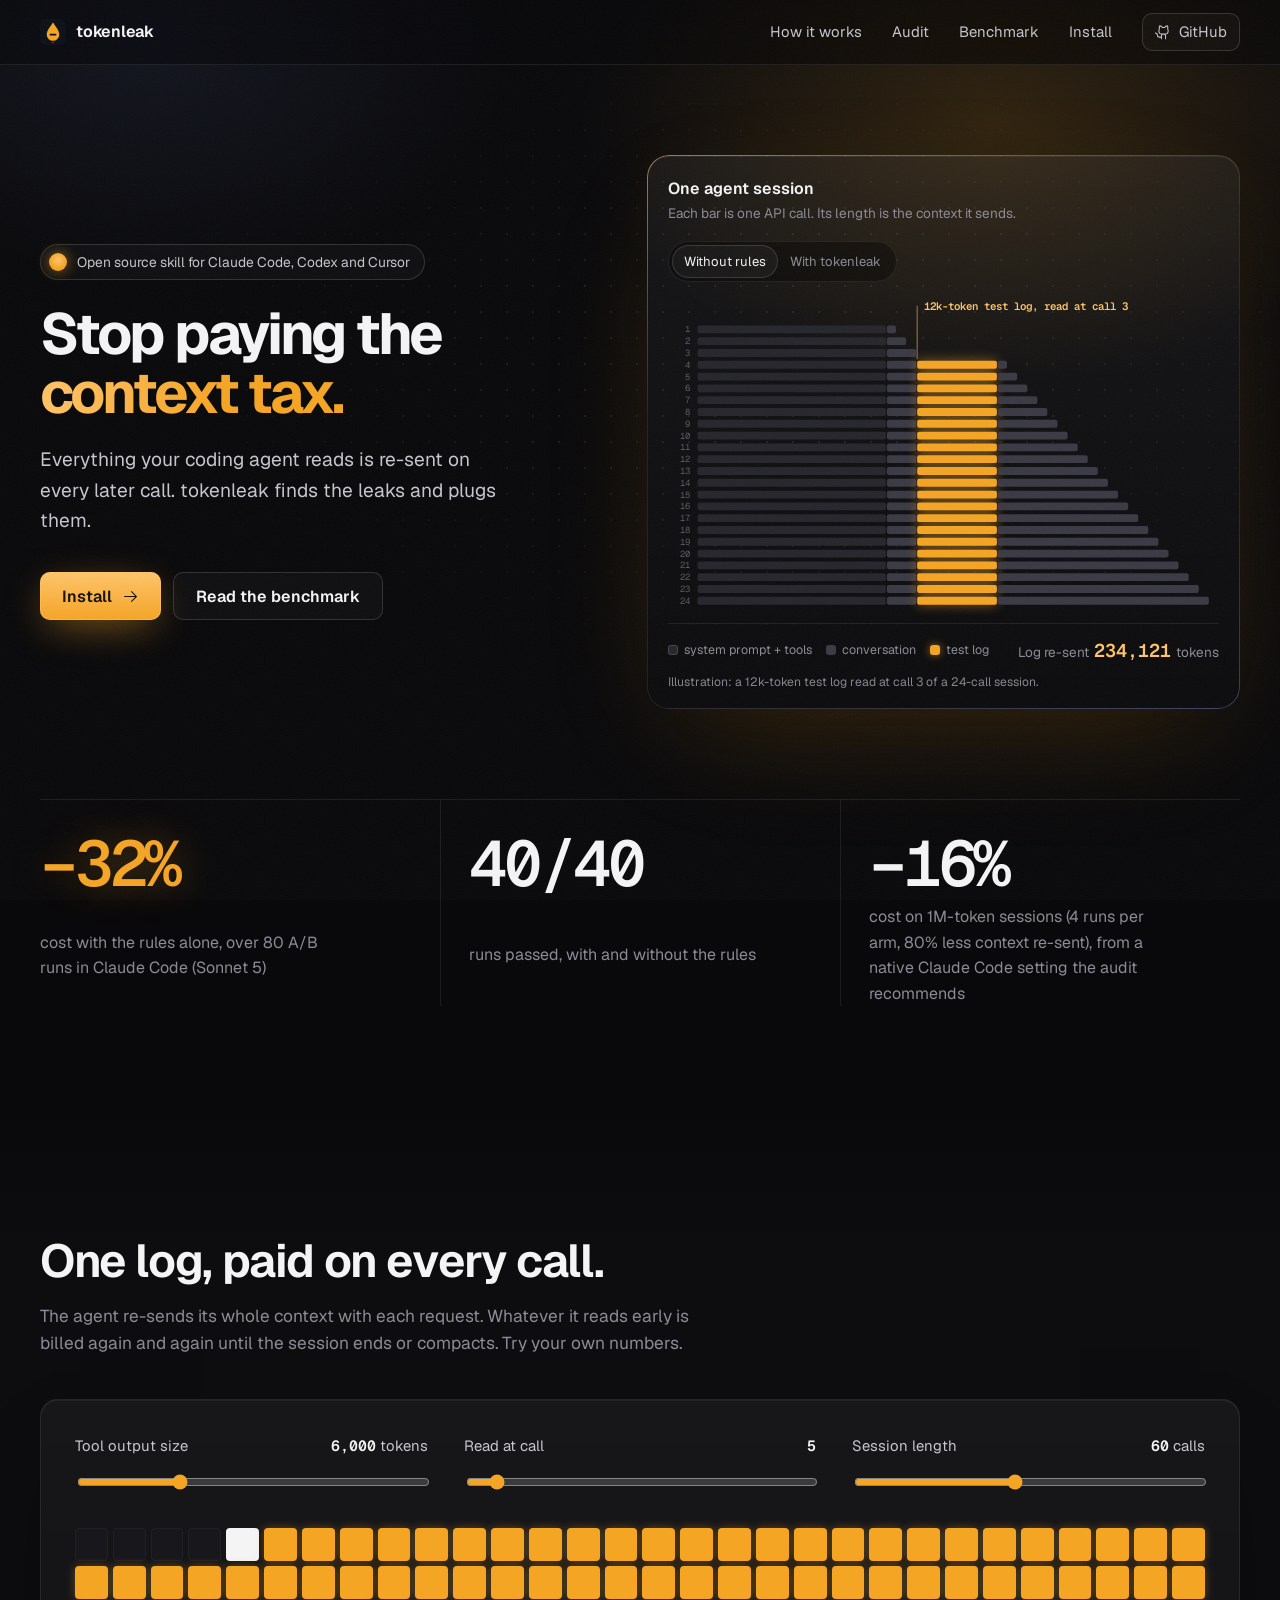
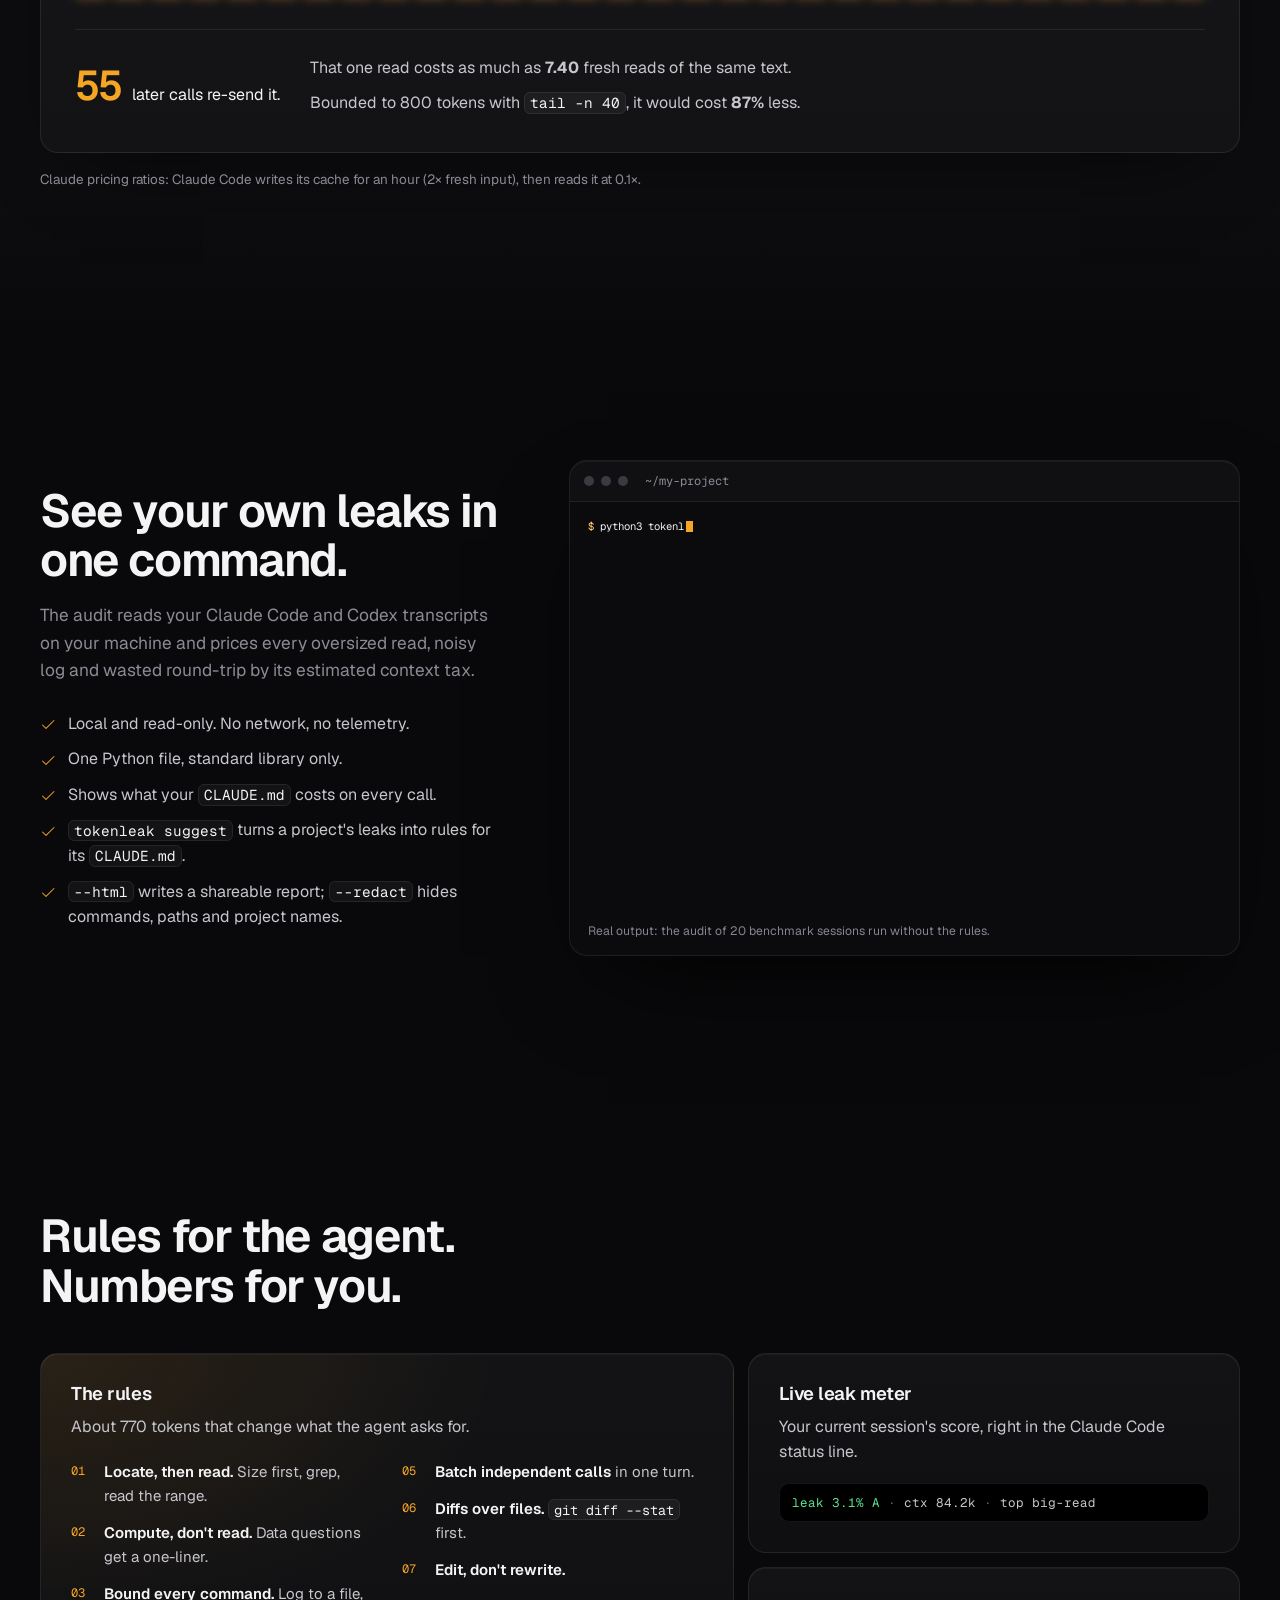
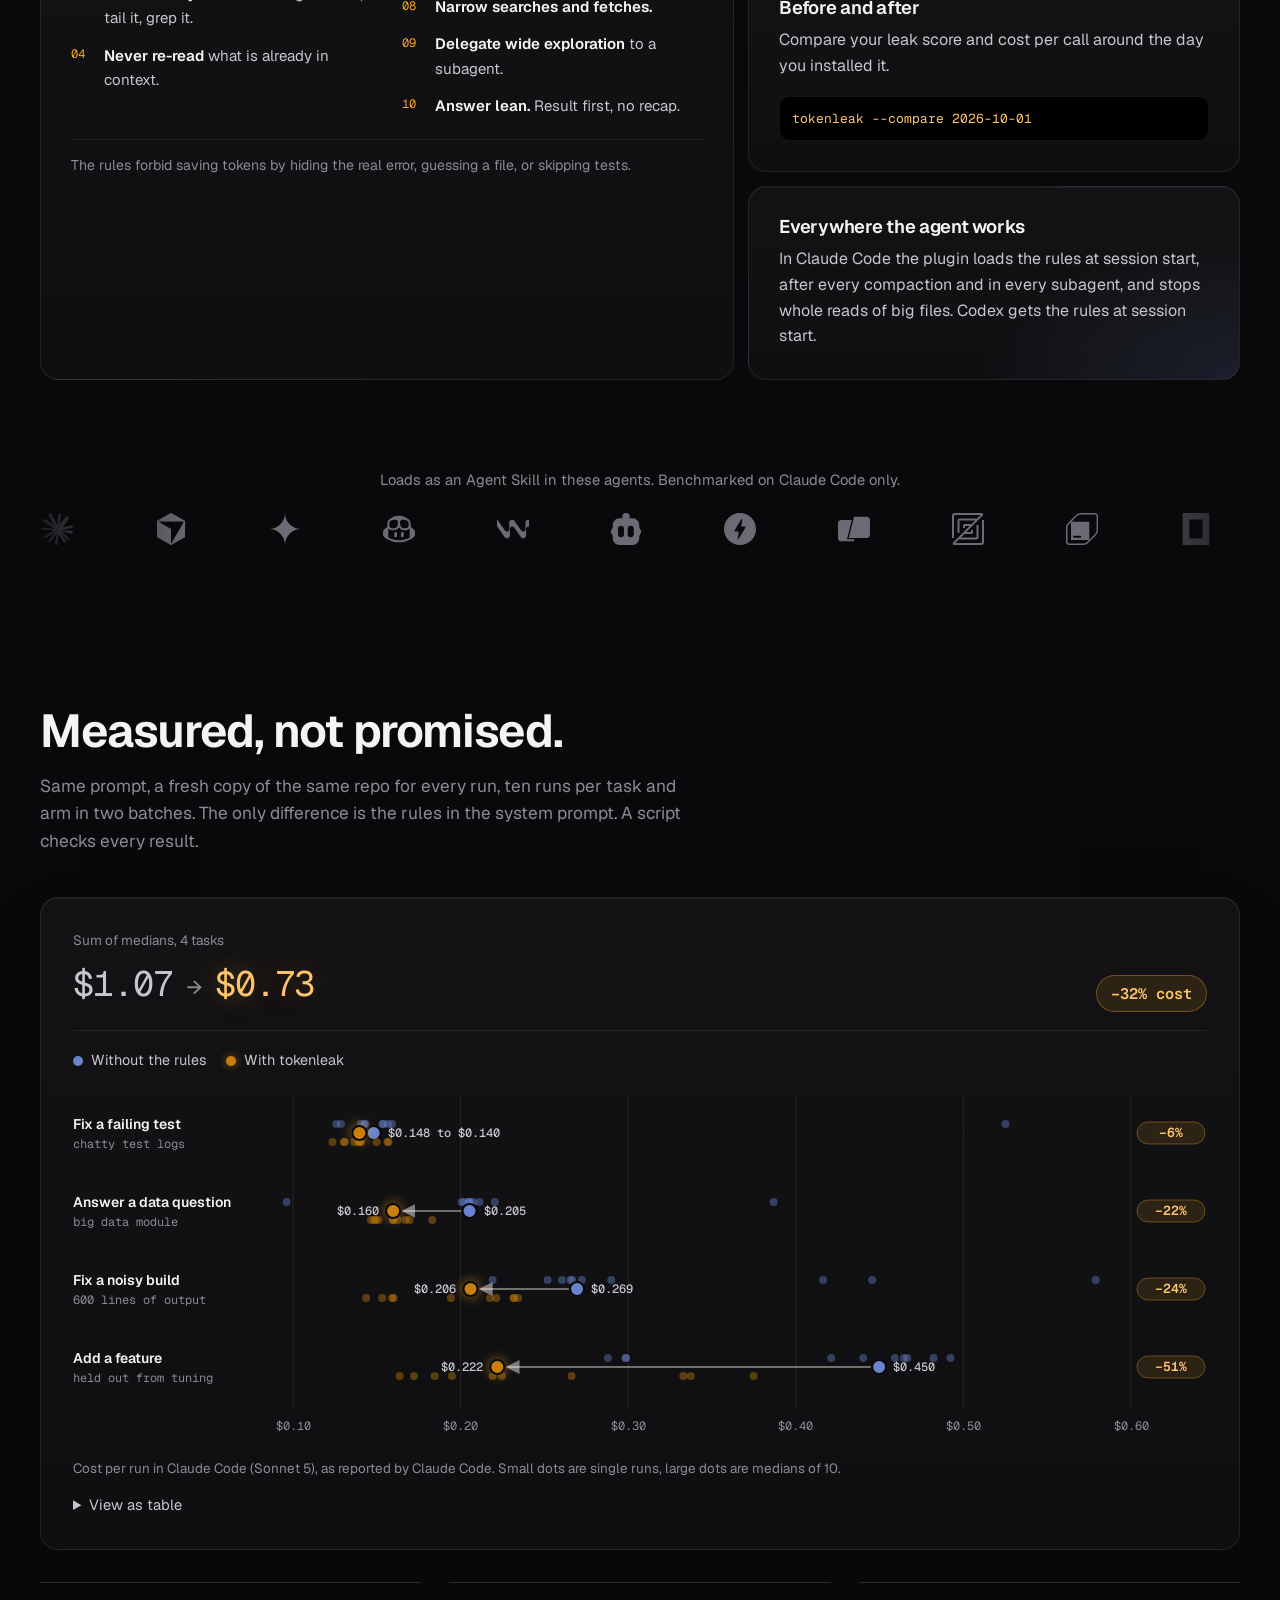
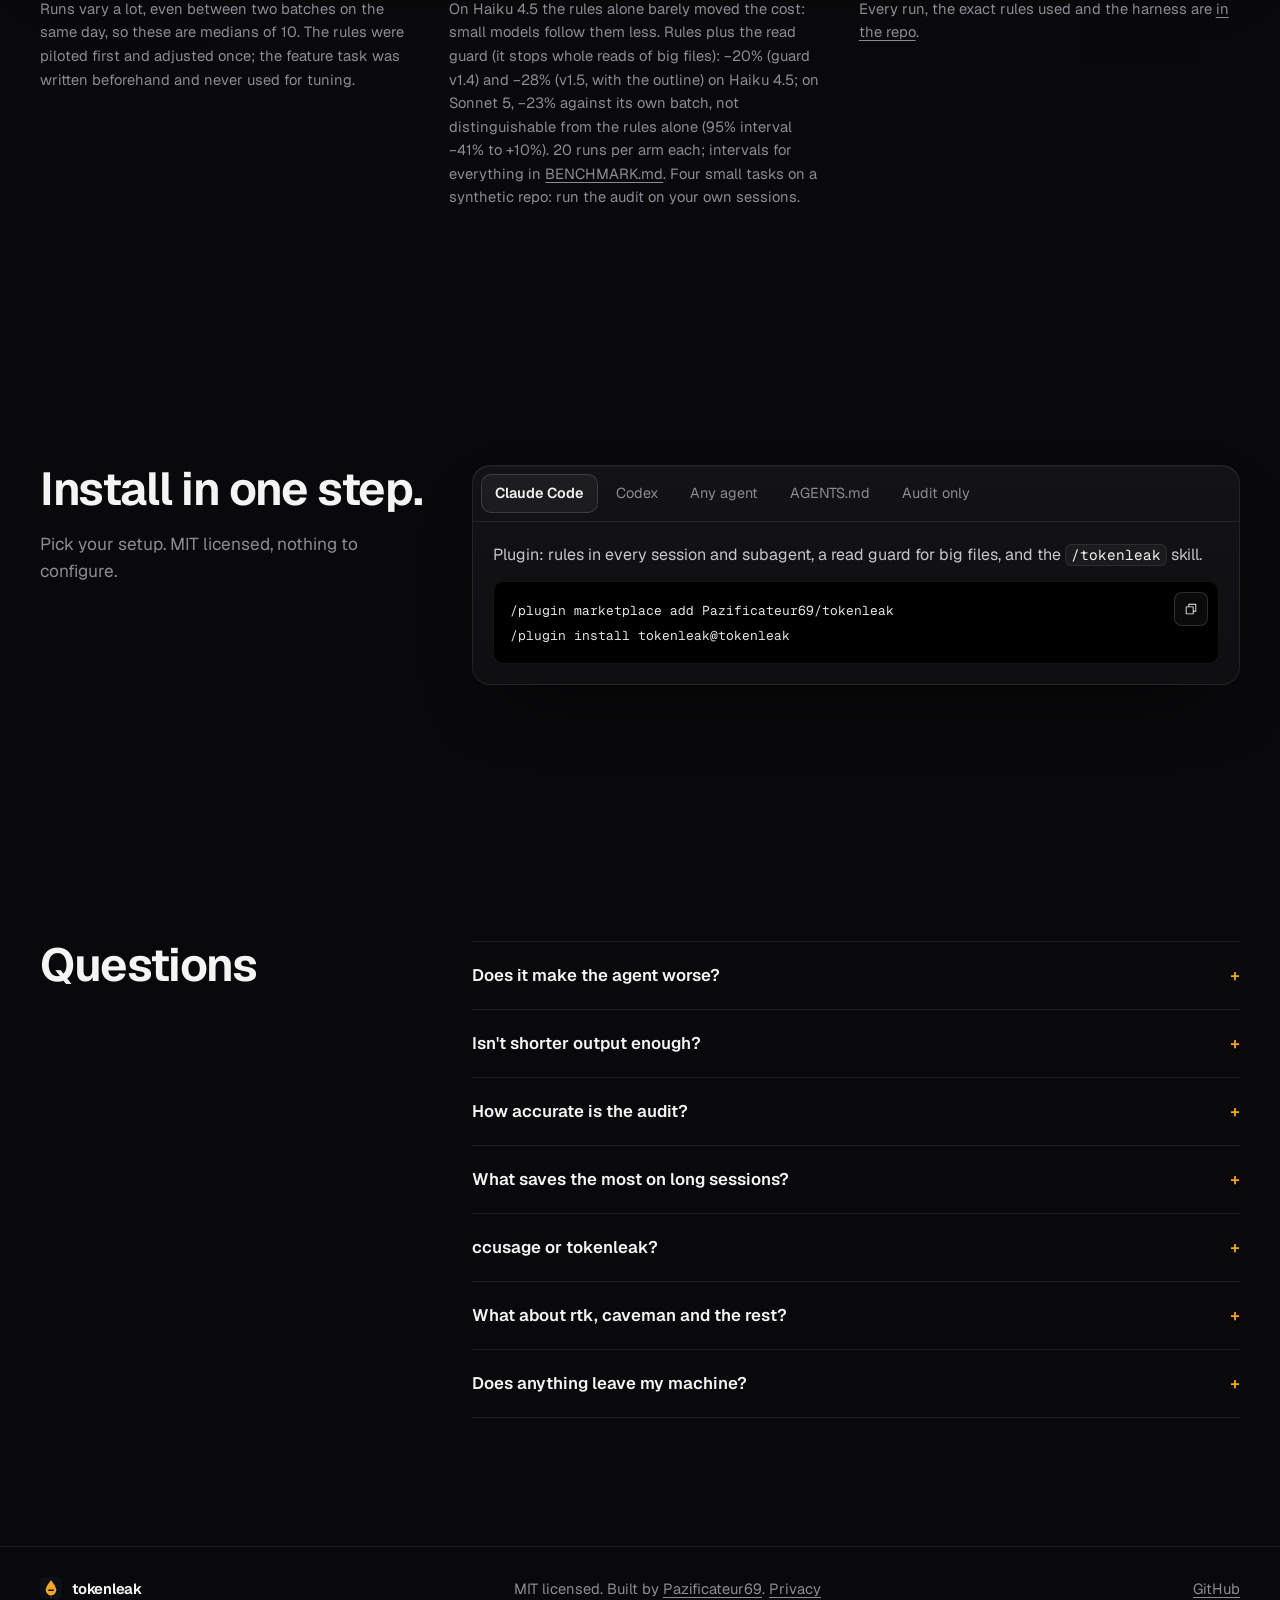
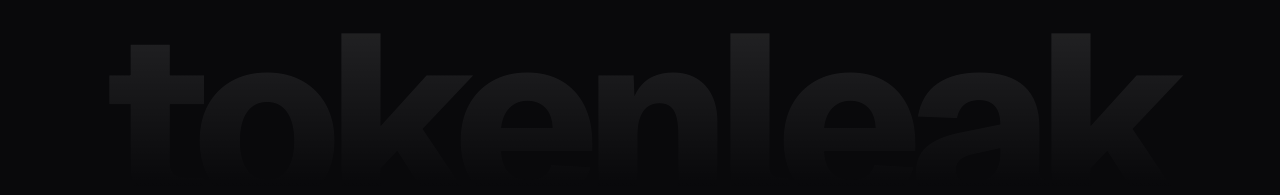
<file: docs/index.html>
<!doctype html>
<html lang="en">
<head>
<meta charset="utf-8">
<meta name="viewport" content="width=device-width, initial-scale=1">
<title>tokenleak: cut Claude Code and Codex token costs</title>
<meta name="description" content="Everything your coding agent reads is re-sent on every later call. tokenleak finds the leaks in your Claude Code and Codex sessions and plugs them. -32% cost over 80 A/B runs, same pass rate.">
<meta name="theme-color" content="#09090b">
<meta name="color-scheme" content="dark">
<meta property="og:title" content="tokenleak: stop paying the context tax">
<meta property="og:description" content="Lean-context rules for any coding agent, plus an audit of your own Claude Code and Codex sessions. -32% cost over 80 A/B runs, same pass rate.">
<meta property="og:image" content="https://pazificateur69.github.io/tokenleak/og.png">
<meta property="og:url" content="https://pazificateur69.github.io/tokenleak/">
<meta property="og:type" content="website">
<link rel="canonical" href="https://pazificateur69.github.io/tokenleak/">
<script type="application/ld+json">{"@context":"https://schema.org","@type":"SoftwareApplication","name":"tokenleak","applicationCategory":"DeveloperApplication","operatingSystem":"macOS, Linux, Windows","softwareVersion":"1.9.0","description":"Find and plug your coding agent's token leaks: lean-context rules for Claude Code, Codex and Cursor, a read guard for Claude Code, plus a local audit of your own transcripts.","url":"https://pazificateur69.github.io/tokenleak/","codeRepository":"https://github.com/Pazificateur69/tokenleak","license":"https://opensource.org/licenses/MIT","offers":{"@type":"Offer","price":"0","priceCurrency":"USD"},"author":{"@type":"Person","name":"Pazificateur69","url":"https://github.com/Pazificateur69"}}</script>
<meta name="twitter:card" content="summary_large_image">
<link rel="icon" href="assets/logo.svg" type="image/svg+xml">
<link rel="preload" href="fonts/Geist-Variable.woff2" as="font" type="font/woff2" crossorigin>
<link rel="preload" href="fonts/GeistMono-Variable.woff2" as="font" type="font/woff2" crossorigin>
<link rel="stylesheet" href="style.css?v=18">
</head>
<body>
<a class="skip" href="#main">Skip to content</a>
<div class="aura" aria-hidden="true"></div>

<header class="nav">
  <div class="wrap nav-row">
    <a class="brand" href="#top" aria-label="tokenleak home">
      <img src="assets/logo.svg" alt="" width="26" height="26">
      <span>tokenleak</span>
    </a>
    <nav aria-label="Primary">
      <a href="#tax">How it works</a>
      <a href="#audit">Audit</a>
      <a href="#benchmark">Benchmark</a>
      <a href="#install">Install</a>
      <a class="gh" href="https://github.com/Pazificateur69/tokenleak">
        <span class="i i-github" aria-hidden="true"></span><span>GitHub</span><span class="stars" data-stars hidden></span>
      </a>
    </nav>
  </div>
</header>

<main id="main">
  <section class="hero" id="top">
    <div class="wrap hero-grid">
      <div class="hero-copy">
        <p class="pill"><span class="dot-logo" aria-hidden="true"></span>Open source skill for Claude Code, Codex and Cursor</p>
        <h1>Stop paying the <span class="hl">context tax.</span></h1>
        <p class="lead">Everything your coding agent reads is re-sent on every later call. tokenleak finds the leaks and plugs them.</p>
        <div class="ctas">
          <a class="btn primary" href="#install">Install <span class="i i-arrow" aria-hidden="true"></span></a>
          <a class="btn ghost" href="#benchmark">Read the benchmark</a>
        </div>
      </div>

      <figure class="stack-card" aria-labelledby="stack-cap">
        <div class="stack-head">
          <div>
            <p class="stack-title">One agent session</p>
            <p class="stack-sub">Each bar is one API call. Its length is the context it sends.</p>
          </div>
          <div class="toggle" role="group" aria-label="Show the session">
            <button type="button" data-mode="leak" aria-pressed="true">Without rules</button>
            <button type="button" data-mode="lean" aria-pressed="false">With tokenleak</button>
          </div>
        </div>
        <svg id="stack" viewBox="0 0 560 330" role="img" aria-label="Animated stack of 24 API calls. A 12,000-token test log read at call 3 is re-sent in every later call; with tokenleak it is bounded to 800 tokens."></svg>
        <div class="stack-foot">
          <div class="legend-mini">
            <span><i class="k sys"></i>system prompt + tools</span>
            <span><i class="k conv"></i>conversation</span>
            <span><i class="k leak"></i>test log</span>
          </div>
          <p class="meter"><span id="meter-label">Log re-sent</span> <strong id="meter">0</strong> tokens</p>
        </div>
        <figcaption id="stack-cap">Illustration: a 12k-token test log read at call 3 of a 24-call session.</figcaption>
      </figure>
    </div>
  </section>

  <section class="proof" aria-label="Benchmark results in brief">
    <div class="wrap proof-row">
      <div class="stat reveal"><strong data-count="-32" data-suffix="%">&minus;32%</strong><span>cost with the rules alone, over 80 A/B runs in Claude Code (Sonnet 5)</span></div>
      <div class="stat reveal"><strong data-count="40" data-suffix="/40">40/40</strong><span>runs passed, with and without the rules</span></div>
      <div class="stat reveal"><strong data-count="-16" data-suffix="%">&minus;16%</strong><span>cost on 1M-token sessions (4 runs per arm, 80% less context re-sent), from a native Claude Code setting the audit recommends</span></div>
    </div>
  </section>

  <section class="tax" id="tax">
    <div class="wrap">
      <h2>One log, paid on every call.</h2>
      <p class="sub">The agent re-sends its whole context with each request. Whatever it reads early is billed again and again until the session ends or compacts. Try your own numbers.</p>
      <div class="calc glass reveal">
        <div class="controls">
          <label><span class="lab"><span>Tool output size</span><span><output id="o-size">6,000</output> tokens</span></span>
            <input type="range" id="size" min="500" max="20000" step="500" value="6000"></label>
          <label><span class="lab"><span>Read at call</span><span><output id="o-at">5</output></span></span>
            <input type="range" id="at" min="1" max="119" step="1" value="5"></label>
          <label><span class="lab"><span>Session length</span><span><output id="o-len">60</output> calls</span></span>
            <input type="range" id="len" min="10" max="120" step="1" value="60"></label>
        </div>
        <div class="calls" id="calls" role="img" aria-label="Each square is one API call; highlighted squares re-send the tool output."></div>
        <div class="readout">
          <p class="first"><span class="big" id="r-times">55</span> later calls re-send it.</p>
          <p>That one read costs as much as <strong id="r-equiv">7.40</strong> fresh reads of the same text.</p>
          <p class="muted">Bounded to 800 tokens with <code>tail -n 40</code>, it would cost <strong id="r-save">87%</strong> less.</p>
        </div>
      </div>
      <p class="fine">Claude pricing ratios: Claude Code writes its cache for an hour (2&times; fresh input), then reads it at 0.1&times;.</p>
    </div>
  </section>

  <section class="audit" id="audit">
    <div class="wrap audit-grid">
      <div class="audit-copy reveal">
        <h2>See your own leaks in one command.</h2>
        <p class="sub">The audit reads your Claude Code and Codex transcripts on your machine and prices every oversized read, noisy log and wasted round-trip by its estimated context tax.</p>
        <ul class="ticks">
          <li>Local and read-only. No network, no telemetry.</li>
          <li>One Python file, standard library only.</li>
          <li>Shows what your <code>CLAUDE.md</code> costs on every call.</li>
          <li><code>tokenleak suggest</code> turns a project's leaks into rules for its <code>CLAUDE.md</code>.</li>
          <li><code>--html</code> writes a shareable report; <code>--redact</code> hides commands, paths and project names.</li>
        </ul>
      </div>
      <figure class="term reveal" id="term">
        <div class="term-bar"><i></i><i></i><i></i><span>~/my-project</span></div>
        <pre class="term-body"><span class="cmdline"><span class="y">$</span> <span id="typed" data-text="python3 tokenleak.py baseline-runs/">python3 tokenleak.py baseline-runs/</span><span class="caret" aria-hidden="true"></span></span><span class="ln" style="--i:0"><span class="b">tokenleak</span> 1.5.1  <span class="d">·</span>  20 sessions (20 Claude Code)  <span class="d">·</span>  156 API calls  <span class="d">·</span>  since the beginning</span><span class="ln" style="--i:1"> </span><span class="ln" style="--i:2">  context processed  <span class="b">11.1M</span> tokens  <span class="d">(cache reads 10.4M · writes 757.6k · fresh 312)</span>   output 37.5k</span><span class="ln" style="--i:3">  cost split         context 93% <span class="d">(cache reads 38% · writes and uncached 55%)</span>   output 7%</span><span class="ln" style="--i:4"> </span><span class="ln" style="--i:5">  <span class="b">LEAK SCORE</span>  <span class="b y">15.8%</span>  grade <span class="b y">C</span>   <span class="d">% of token cost that was avoidable · A&lt;5 B&lt;10 C&lt;20 D&lt;30</span></span><span class="ln" style="--i:6"> </span><span class="ln" style="--i:7"><span class="d">  leak            count   avoidable  of cost   fix</span></span><span class="ln" style="--i:8">  big-read           17      153.2k    13.7%   <span class="d">Locate, then read: grep -n first, then read o</span></span><span class="ln" style="--i:9">  wide-search         4       11.4k     0.9%   <span class="d">Narrow searches: scope path/type, cap results</span></span><span class="ln" style="--i:10">  noisy-shell         4       10.0k     0.9%   <span class="d">Bound every command: quiet flags, `&gt; log; tai</span></span><span class="ln" style="--i:11">  serial-call         1           -     0.3%   <span class="d">Batch independent reads/searches in one turn</span></span><span class="ln" style="--i:12"> </span><span class="ln" style="--i:13">  <span class="b">always loaded</span>  ~43% of cost  <span class="d">52.2k tok at session start (system prompt, tools, MCP), re-se</span></span><span class="ln" style="--i:14"> </span><span class="ln" style="--i:15">  <span class="b">top leaks</span></span><span class="ln" style="--i:16">   1    1.0%  <span class="y">big-read     </span> Read ./shopcart/catalog.py                      <span class="d">11.6k tok × 10 l</span><span class="d"></span></span><span class="ln" style="--i:17">   2    1.0%  <span class="y">big-read     </span> Read shopcart/catalog.py                        <span class="d">11.6k tok × 9 la</span><span class="d"></span></span><span class="ln" style="--i:18">   3    0.9%  <span class="y">big-read     </span> Read shopcart/catalog.py                        <span class="d">11.6k tok × 8 la</span><span class="d"></span></span><span class="ln" style="--i:19">   4    0.9%  <span class="y">big-read     </span> Read shopcart/catalog.py                        <span class="d">11.6k tok × 7 la</span><span class="d"></span></span><span class="ln" style="--i:20">   5    0.9%  <span class="y">big-read     </span> Read shopcart/catalog.py                        <span class="d">11.6k tok × 6 la</span><span class="d"></span></span></pre>
        <figcaption>Real output: the audit of 20 benchmark sessions run without the rules.</figcaption>
      </figure>
    </div>
  </section>

  <section class="parts" aria-label="What you get">
    <div class="wrap">
      <h2 class="parts-title">Rules for the agent. Numbers for you.</h2>
      <div class="bento">
        <article class="cell rules spot reveal">
          <h3>The rules</h3>
          <p>About 770 tokens that change what the agent asks for.</p>
          <ol>
            <li><b>Locate, then read.</b> Size first, grep, read the range.</li>
            <li><b>Compute, don't read.</b> Data questions get a one-liner.</li>
            <li><b>Bound every command.</b> Log to a file, tail it, grep it.</li>
            <li><b>Never re-read</b> what is already in context.</li>
            <li><b>Batch independent calls</b> in one turn.</li>
            <li><b>Diffs over files.</b> <code>git diff --stat</code> first.</li>
            <li><b>Edit, don't rewrite.</b></li>
            <li><b>Narrow searches and fetches.</b></li>
            <li><b>Delegate wide exploration</b> to a subagent.</li>
            <li><b>Answer lean.</b> Result first, no recap.</li>
          </ol>
          <p class="guard">The rules forbid saving tokens by hiding the real error, guessing a file, or skipping tests.</p>
        </article>
        <article class="cell status spot reveal">
          <h3>Live leak meter</h3>
          <p>Your current session's score, right in the Claude Code status line.</p>
          <div class="statusline"><span class="g">leak 3.1% A</span> <span class="d">&middot;</span> ctx 84.2k <span class="d">&middot;</span> top big-read</div>
        </article>
        <article class="cell compare spot reveal">
          <h3>Before and after</h3>
          <p>Compare your leak score and cost per call around the day you installed it.</p>
          <pre><code>tokenleak --compare 2026-10-01</code></pre>
        </article>
        <article class="cell plugin spot reveal">
          <h3>Everywhere the agent works</h3>
          <p>In Claude Code the plugin loads the rules at session start, after every compaction and in every subagent, and stops whole reads of big files. Codex gets the rules at session start.</p>
        </article>
      </div>
    </div>
  </section>

  <section class="works" aria-label="Works with">
    <p class="works-title">Loads as an Agent Skill in these agents. Benchmarked on Claude Code only.</p>
    <div class="marquee">
      <ul class="logos" aria-label="Agents that load Agent Skills">
        <li title="Claude Code"><span class="logo l-claude" role="img" aria-label="Claude Code"></span></li>
        <li title="Cursor"><span class="logo l-cursor" role="img" aria-label="Cursor"></span></li>
        <li title="Gemini CLI"><span class="logo l-gemini" role="img" aria-label="Gemini CLI"></span></li>
        <li title="GitHub Copilot"><span class="logo l-copilot" role="img" aria-label="GitHub Copilot"></span></li>
        <li title="Windsurf"><span class="logo l-windsurf" role="img" aria-label="Windsurf"></span></li>
        <li title="Cline"><span class="logo l-cline" role="img" aria-label="Cline"></span></li>
        <li title="Amp"><span class="logo l-amp" role="img" aria-label="Amp"></span></li>
        <li title="Warp"><span class="logo l-warp" role="img" aria-label="Warp"></span></li>
        <li title="Zed"><span class="logo l-zed" role="img" aria-label="Zed"></span></li>
        <li title="JetBrains Junie"><span class="logo l-jetbrains" role="img" aria-label="JetBrains Junie"></span></li>
        <li title="OpenCode"><span class="logo l-opencode" role="img" aria-label="OpenCode"></span></li>
        <li title="Qwen Code"><span class="logo l-qwen" role="img" aria-label="Qwen Code"></span></li>
      </ul>
    </div>
  </section>

  <section class="bench" id="benchmark">
    <div class="wrap">
      <h2>Measured, not promised.</h2>
      <p class="sub">Same prompt, a fresh copy of the same repo for every run, ten runs per task and arm in two batches. The only difference is the rules in the system prompt. A script checks every result.</p>
      <figure class="chart glass reveal">
        <div class="chart-head">
          <div>
            <p class="total-label">Sum of medians, 4 tasks</p>
            <p class="total"><span>$1.07</span><span class="to" aria-label="to">&rarr;</span><span class="hi">$0.73</span></p>
          </div>
          <span class="big-pill">&minus;32% cost</span>
        </div>
        <div class="legend" aria-hidden="true">
          <span><i class="sw base"></i>Without the rules</span>
          <span><i class="sw lean"></i>With tokenleak</span>
        </div>
        <div id="chart"></div>
        <figcaption>Cost per run in Claude Code (Sonnet 5), as reported by Claude Code. Small dots are single runs, large dots are medians of 10.</figcaption>
        <details class="as-table">
          <summary>View as table</summary>
          <table>
            <thead><tr><th>Task</th><th>Without</th><th>With tokenleak</th><th>Change</th><th>Passed</th></tr></thead>
            <tbody id="table"></tbody>
          </table>
        </details>
      </figure>
      <ul class="honest">
        <li>Runs vary a lot, even between two batches on the same day, so these are medians of 10. The rules were piloted first and adjusted once; the feature task was written beforehand and never used for tuning.</li>
        <li>On Haiku 4.5 the rules alone barely moved the cost: small models follow them less. Rules plus the read guard (it stops whole reads of big files): &minus;20% (guard v1.4) and &minus;28% (v1.5, with the outline) on Haiku 4.5; on Sonnet 5, &minus;23% against its own batch, not distinguishable from the rules alone (95% interval &minus;41% to +10%). 20 runs per arm each; intervals for everything in <a href="https://github.com/Pazificateur69/tokenleak/blob/main/BENCHMARK.md">BENCHMARK.md</a>. Four small tasks on a synthetic repo: run the audit on your own sessions.</li>
        <li>Every run, the exact rules used and the harness are <a href="https://github.com/Pazificateur69/tokenleak/tree/main/bench">in the repo</a>.</li>
      </ul>
    </div>
  </section>

  <section class="install" id="install">
    <div class="wrap install-grid">
      <div>
        <h2>Install in one step.</h2>
        <p class="sub">Pick your setup. MIT licensed, nothing to configure.</p>
      </div>
      <div class="tabs glass reveal">
        <div class="tablist" role="tablist" aria-label="Install options">
          <button role="tab" id="t-cc" aria-controls="p-cc" aria-selected="true">Claude Code</button>
          <button role="tab" id="t-codex" aria-controls="p-codex" aria-selected="false" tabindex="-1">Codex</button>
          <button role="tab" id="t-any" aria-controls="p-any" aria-selected="false" tabindex="-1">Any agent</button>
          <button role="tab" id="t-md" aria-controls="p-md" aria-selected="false" tabindex="-1">AGENTS.md</button>
          <button role="tab" id="t-audit" aria-controls="p-audit" aria-selected="false" tabindex="-1">Audit only</button>
        </div>
        <div class="panel" role="tabpanel" id="p-cc" aria-labelledby="t-cc">
          <p>Plugin: rules in every session and subagent, a read guard for big files, and the <code>/tokenleak</code> skill.</p>
          <div class="cmd"><pre><code>/plugin marketplace add Pazificateur69/tokenleak
/plugin install tokenleak@tokenleak</code></pre><button class="copy" type="button" aria-label="Copy command"><span class="i i-copy" aria-hidden="true"></span></button></div>
        </div>
        <div class="panel" role="tabpanel" id="p-codex" aria-labelledby="t-codex" hidden>
          <p>Plugin: rules at session start, plus the skill. Then open <code>/hooks</code> to trust its hook.</p>
          <div class="cmd"><pre><code>codex plugin marketplace add Pazificateur69/tokenleak
codex plugin add tokenleak@tokenleak</code></pre><button class="copy" type="button" aria-label="Copy command"><span class="i i-copy" aria-hidden="true"></span></button></div>
        </div>
        <div class="panel" role="tabpanel" id="p-any" aria-labelledby="t-any" hidden>
          <p>Cursor, Gemini CLI, Copilot, Windsurf, Cline and other agents that load the open Agent Skills format.</p>
          <div class="cmd"><pre><code>npx skills add Pazificateur69/tokenleak -g</code></pre><button class="copy" type="button" aria-label="Copy command"><span class="i i-copy" aria-hidden="true"></span></button></div>
        </div>
        <div class="panel" role="tabpanel" id="p-md" aria-labelledby="t-md" hidden>
          <p>Always on, no install: append the rules to your instructions file.</p>
          <div class="cmd"><pre><code>curl -fsSL https://raw.githubusercontent.com/Pazificateur69/tokenleak/v1.9.0/skills/tokenleak/SKILL.md | awk '/^## Audit/{exit} f>=2; /^---$/{f++}' >> AGENTS.md</code></pre><button class="copy" type="button" aria-label="Copy command"><span class="i i-copy" aria-hidden="true"></span></button></div>
        </div>
        <div class="panel" role="tabpanel" id="p-audit" aria-labelledby="t-audit" hidden>
          <p>See your own leak score. Python 3.8+, nothing to install.</p>
          <div class="cmd"><pre><code>curl -fsSLO https://raw.githubusercontent.com/Pazificateur69/tokenleak/v1.9.0/skills/tokenleak/scripts/tokenleak.py
shasum -a 256 tokenleak.py   # 983cd19a96327d13d75d9fc13bbf75f6ea67e90369dcebe4629dab96e7612b70
python3 tokenleak.py --since 30d</code></pre><button class="copy" type="button" aria-label="Copy command"><span class="i i-copy" aria-hidden="true"></span></button></div>
        </div>
      </div>
    </div>
  </section>

  <section class="faq" aria-labelledby="faq-title">
    <div class="wrap faq-grid">
      <h2 id="faq-title">Questions</h2>
      <div class="qs">
        <details>
          <summary>Does it make the agent worse?</summary>
          <p>Not in the benchmark: 40 of 40 runs passed in both arms on Sonnet 5, and every run in both Haiku 4.5 batches, each checked by a script. The rules forbid saving tokens by guessing a file, hiding the error or skipping verification.</p>
        </details>
        <details>
          <summary>Isn't shorter output enough?</summary>
          <p>Output is the small part of the bill in agentic coding. In the benchmark runs without tokenleak, everything the model wrote (replies, tool calls, thinking) was about 7% of the cost on Sonnet 5 and a little more on Haiku 4.5; the rest was context. tokenleak works on what enters the context, and the audit shows the split on your own sessions.</p>
        </details>
        <details>
          <summary>How accurate is the audit?</summary>
          <p>Session token totals come from the usage the transcripts record. The size of each tool result is estimated at about four characters per token, and "avoidable" only counts what exceeds a sane budget. It is an estimate: the audit can't know whether a big read was truly needed, so read each finding as a suspect and judge the trend with <code>--compare</code>.</p>
        </details>
        <details>
          <summary>What saves the most on long sessions?</summary>
          <p>When the auto-compact happens. On a 1M-token window Claude Code compacts only near the limit, so everything, the model&rsquo;s own thinking included, is re-sent on every call. The audit replays your sessions with an earlier <code>autoCompactWindow</code>, a native Claude Code setting, and recommends a value only if the replay says it pays (on short sessions, compacting early can cost more). Measured live on 1M-token sessions, <code>300000</code> cut the cost by 16% (95% interval &minus;36% to &minus;6%) and the context re-sent in the main session by 80%, and every run passed in both arms (4 runs per arm).</p>
        </details>
        <details>
          <summary>ccusage or tokenleak?</summary>
          <p>Both read the same local transcripts. ccusage tells you how much you spent, by day, session or model. tokenleak tells you which tool results made it expensive and plugs them, with rules and a read guard. They work well side by side.</p>
        </details>
        <details>
          <summary>What about rtk, caveman and the rest?</summary>
          <p>They complement it. rtk compresses command output at the shell level and output-style skills shorten replies. tokenleak changes what the agent asks for and measures the result. Run the audit before and after anything you install.</p>
        </details>
        <details>
          <summary>Does anything leave my machine?</summary>
          <p>No. The audit reads files under <code>~/.claude/projects</code> and <code>~/.codex/sessions</code>, plus your <code>CLAUDE.md</code> and <code>AGENTS.md</code> to size them, and prints a report (or writes one with <code>--html</code>). It makes no network calls; the source is one readable Python file.</p>
        </details>
      </div>
    </div>
  </section>
</main>

<footer class="foot">
  <div class="wrap">
    <div class="foot-row">
      <a class="brand" href="#top"><img src="assets/logo.svg" alt="" width="22" height="22"><span>tokenleak</span></a>
      <p>MIT licensed. Built by <a href="https://github.com/Pazificateur69">Pazificateur69</a>. <a href="privacy.html">Privacy</a></p>
      <a href="https://github.com/Pazificateur69/tokenleak">GitHub</a>
    </div>
    <p class="wordmark" aria-hidden="true">tokenleak</p>
  </div>
</footer>

<div class="tip" id="tip" role="status" aria-live="polite" hidden></div>
<script src="app.js?v=19" defer></script>
</body>
</html>
</file>
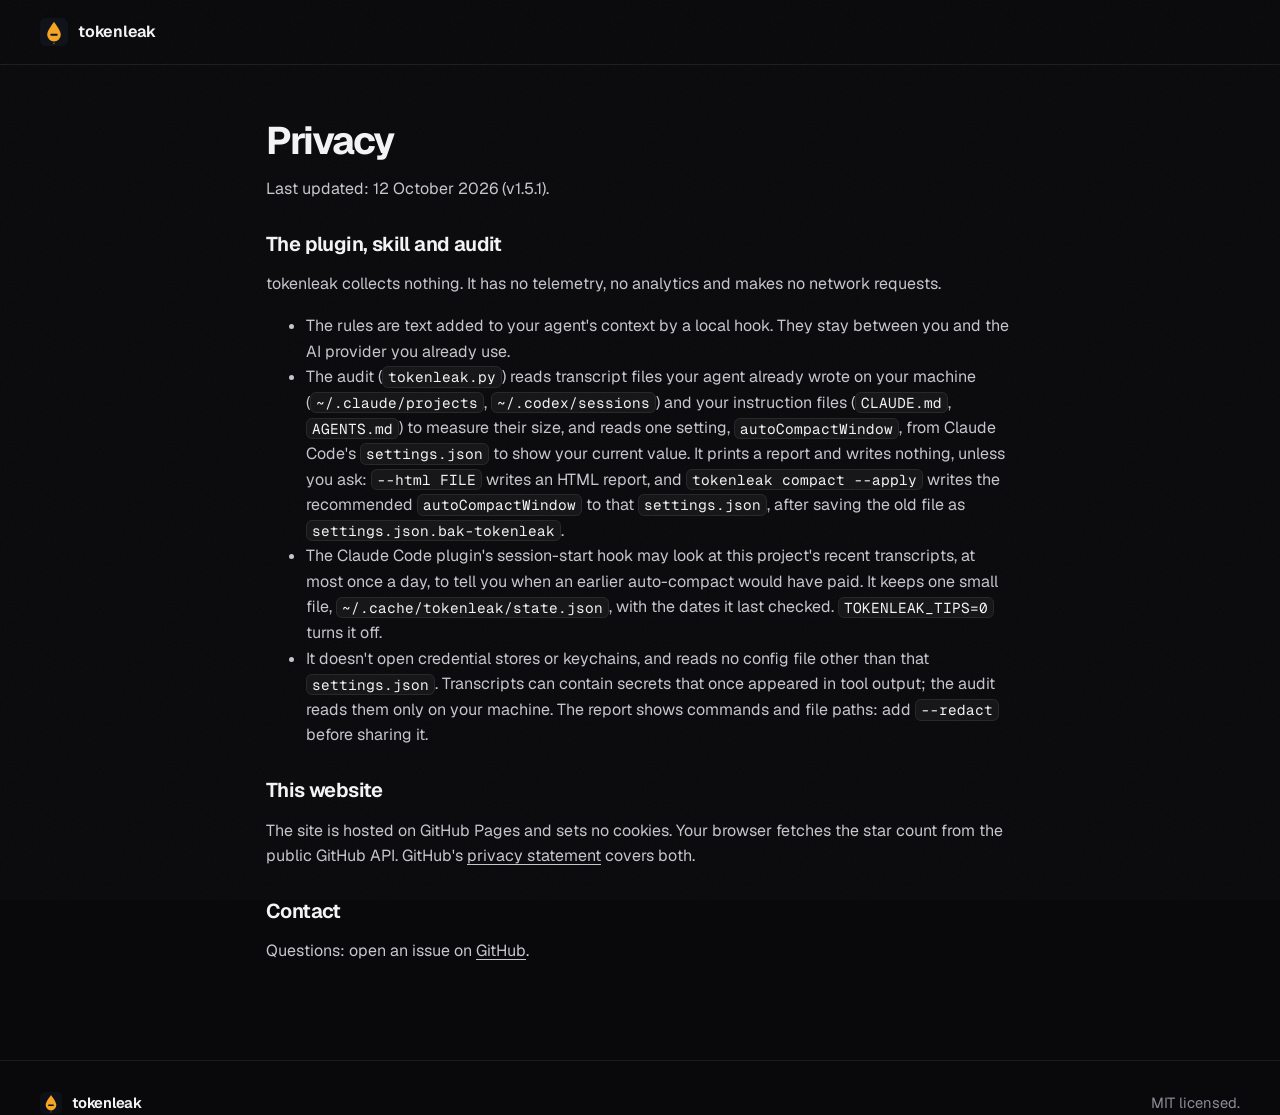
<file: docs/privacy.html>
<!doctype html>
<html lang="en">
<head>
<meta charset="utf-8">
<meta name="viewport" content="width=device-width, initial-scale=1">
<title>tokenleak privacy</title>
<link rel="icon" href="assets/logo.svg" type="image/svg+xml">
<link rel="stylesheet" href="style.css?v=10">
<style>.doc{max-width:68ch;padding:56px 0 80px}.doc h1{font-size:2.4rem;margin-bottom:1rem}.doc h2{font-size:1.25rem;margin-top:2rem}.doc p,.doc li{color:var(--ink-2)}</style>
</head>
<body>
<header class="nav"><div class="wrap nav-row"><a class="brand" href="./"><img src="assets/logo.svg" alt="" width="28" height="28"><span>tokenleak</span></a></div></header>
<main class="wrap doc">
  <h1>Privacy</h1>
  <p>Last updated: 12 October 2026 (v1.5.1).</p>

  <h2>The plugin, skill and audit</h2>
  <p>tokenleak collects nothing. It has no telemetry, no analytics and makes no network requests.</p>
  <ul>
    <li>The rules are text added to your agent's context by a local hook. They stay between you and the AI provider you already use.</li>
    <li>The audit (<code>tokenleak.py</code>) reads transcript files your agent already wrote on your machine (<code>~/.claude/projects</code>, <code>~/.codex/sessions</code>) and your instruction files (<code>CLAUDE.md</code>, <code>AGENTS.md</code>) to measure their size, and reads one setting, <code>autoCompactWindow</code>, from Claude Code's <code>settings.json</code> to show your current value. It prints a report and writes nothing, unless you ask: <code>--html FILE</code> writes an HTML report, and <code>tokenleak compact --apply</code> writes the recommended <code>autoCompactWindow</code> to that <code>settings.json</code>, after saving the old file as <code>settings.json.bak-tokenleak</code>.</li>
    <li>The Claude Code plugin's session-start hook may look at this project's recent transcripts, at most once a day, to tell you when an earlier auto-compact would have paid. It keeps one small file, <code>~/.cache/tokenleak/state.json</code>, with the dates it last checked. <code>TOKENLEAK_TIPS=0</code> turns it off.</li>
    <li>It doesn't open credential stores or keychains, and reads no config file other than that <code>settings.json</code>. Transcripts can contain secrets that once appeared in tool output; the audit reads them only on your machine. The report shows commands and file paths: add <code>--redact</code> before sharing it.</li>
  </ul>

  <h2>This website</h2>
  <p>The site is hosted on GitHub Pages and sets no cookies. Your browser fetches the star count from the public GitHub API. GitHub's <a href="https://docs.github.com/en/site-policy/privacy-policies/github-general-privacy-statement">privacy statement</a> covers both.</p>

  <h2>Contact</h2>
  <p>Questions: open an issue on <a href="https://github.com/Pazificateur69/tokenleak/issues">GitHub</a>.</p>
</main>
<footer class="foot"><div class="wrap foot-row"><a class="brand" href="./"><img src="assets/logo.svg" alt="" width="22" height="22"><span>tokenleak</span></a><p>MIT licensed.</p></div></footer>
</body>
</html>
</file>
<file: docs/style.css>
@font-face { font-family: "Geist"; src: url("fonts/Geist-Variable.woff2") format("woff2"); font-weight: 100 900; font-display: swap; }
@font-face { font-family: "Geist Mono"; src: url("fonts/GeistMono-Variable.woff2") format("woff2"); font-weight: 100 900; font-display: swap; }

/* Dark-only by design (brand). One accent: amber from the logo. Radii: controls 10px, panels 18px, pills full. */
:root {
  --bg: #09090b; --bg-2: #0d0d10; --term: #0b0b0e;
  --glass: rgb(255 255 255 / .028); --glass-2: rgb(255 255 255 / .045);
  --line: rgb(255 255 255 / .08); --line-2: rgb(255 255 255 / .14);
  --ink: #f4f4f5; --ink-2: #c6c6cd; --muted: #8b8b95;
  --accent: #f5a524; --accent-hi: #ffc46b; --accent-ink: #1a1103; --accent-soft: rgb(245 165 36 / .12);
  --base: #6a83cf; --lean: #c97f0a; --good: #5ee08f;
  --sys: #26262d; --conv: #3a3a45;
  --r-ctl: 10px; --r-panel: 18px;
  --mono: "Geist Mono", ui-monospace, SFMono-Regular, Menlo, monospace;
  --ease: cubic-bezier(.16, 1, .3, 1);
  color-scheme: dark;
}

* { box-sizing: border-box; }
html { scroll-behavior: smooth; scroll-padding-top: 84px; -webkit-text-size-adjust: 100%; background: var(--bg); }
body {
  margin: 0; background: var(--bg); color: var(--ink); overflow-x: hidden;
  font: 16px/1.6 "Geist", ui-sans-serif, system-ui, sans-serif;
  -webkit-font-smoothing: antialiased; text-rendering: optimizeLegibility;
}
/* film grain on a fixed, non-scrolling layer */
body::after {
  content: ""; position: fixed; inset: 0; z-index: 60; pointer-events: none; opacity: .04;
  background-image: url("data:image/svg+xml,%3Csvg xmlns='http://www.w3.org/2000/svg' width='160' height='160'%3E%3Cfilter id='n'%3E%3CfeTurbulence type='fractalNoise' baseFrequency='.9' numOctaves='2' stitchTiles='stitch'/%3E%3C/filter%3E%3Crect width='100%25' height='100%25' filter='url(%23n)'/%3E%3C/svg%3E");
}
.aura { position: absolute; inset: 0 0 auto 0; height: 1100px; pointer-events: none; z-index: 0;
  background:
    radial-gradient(600px 380px at 78% 120px, rgb(245 165 36 / .16), transparent 70%),
    radial-gradient(520px 340px at 12% 40px, rgb(106 131 207 / .10), transparent 70%); }
main, .nav, .foot { position: relative; z-index: 1; }
img { max-width: 100%; height: auto; display: block; }
a { color: inherit; text-underline-offset: 3px; }
code, pre { font-family: var(--mono); font-size: .9em; }
:not(pre) > code { background: var(--glass-2); border: 1px solid var(--line); border-radius: 6px; padding: .05em .35em; color: var(--ink); }
h1, h2, h3 { letter-spacing: -.03em; line-height: 1.08; margin: 0; font-weight: 650; }
h2 { font-size: clamp(2rem, 3.6vw, 3rem); }
h3 { font-size: 1.15rem; letter-spacing: -.015em; font-weight: 620; }
.wrap { width: min(1200px, 100% - 32px); margin-inline: auto; }
.sub { color: var(--muted); max-width: 60ch; margin: 1rem 0 0; font-size: 1.08rem; }
.muted { color: var(--muted); }
.fine { color: var(--muted); font-size: .84rem; margin-top: 1rem; }
section { padding: clamp(72px, 10vw, 128px) 0; }
:focus-visible { outline: 2px solid var(--accent); outline-offset: 3px; border-radius: 6px; }
.skip { position: absolute; left: -999px; top: 8px; background: var(--bg-2); padding: 8px 12px; border-radius: var(--r-ctl); z-index: 70; }
.skip:focus { left: 8px; }
.glass { background: linear-gradient(180deg, var(--glass-2), var(--glass)); border: 1px solid var(--line); border-radius: var(--r-panel);
  box-shadow: inset 0 1px 0 rgb(255 255 255 / .05), 0 30px 80px -40px rgb(0 0 0 / .8); }

/* Icons: Phosphor glyphs and Simple Icons logos recolored through CSS masks */
.i { display: inline-block; width: 1.05em; height: 1.05em; background: currentColor; flex: none;
  -webkit-mask: var(--m) center / contain no-repeat; mask: var(--m) center / contain no-repeat; }
.i-github { --m: url("assets/icons/github-logo.svg"); }
.i-arrow { --m: url("assets/icons/arrow-right.svg"); }
.i-copy { --m: url("assets/icons/copy.svg"); }
.i-check { --m: url("assets/icons/check.svg"); }

/* Nav */
.nav { position: sticky; top: 0; z-index: 50; background: rgb(9 9 11 / .62); border-bottom: 1px solid var(--line);
  backdrop-filter: saturate(160%) blur(14px); -webkit-backdrop-filter: saturate(160%) blur(14px); }
.nav-row { display: flex; align-items: center; justify-content: space-between; height: 64px; gap: 16px; }
.brand { display: inline-flex; align-items: center; gap: 10px; font-weight: 650; text-decoration: none; letter-spacing: -.015em; }
.nav nav { display: flex; align-items: center; gap: clamp(14px, 2.4vw, 30px); font-size: .93rem; }
.nav nav a { text-decoration: none; color: var(--ink-2); white-space: nowrap; transition: color .2s; }
.nav nav a:hover { color: var(--ink); }
.gh { display: inline-flex; align-items: center; gap: 8px; border: 1px solid var(--line-2); border-radius: var(--r-ctl); padding: 6px 12px; background: var(--glass); }
.stars { font-family: var(--mono); font-size: .85em; color: var(--muted); border-left: 1px solid var(--line-2); padding-left: 8px; }
@media (max-width: 720px) { .nav nav a:not(.gh) { display: none; } }

/* Hero */
.hero { padding-top: clamp(48px, 7vw, 96px); padding-bottom: clamp(56px, 7vw, 96px); position: relative; }
.hero::before { content: ""; position: absolute; inset: 0; pointer-events: none;
  background-image: radial-gradient(rgb(255 255 255 / .07) 1px, transparent 1.2px); background-size: 26px 26px;
  -webkit-mask-image: radial-gradient(ellipse 70% 60% at 60% 40%, #000 30%, transparent 75%);
  mask-image: radial-gradient(ellipse 70% 60% at 60% 40%, #000 30%, transparent 75%); }
.hero-grid { position: relative; display: grid; grid-template-columns: minmax(0, 11fr) minmax(0, 12fr); gap: clamp(32px, 5vw, 72px); align-items: center; }
.pill { display: inline-flex; align-items: center; gap: 10px; margin: 0 0 1.6rem; padding: 6px 14px 6px 8px; border-radius: 999px;
  border: 1px solid var(--line-2); background: var(--glass); color: var(--ink-2); font-size: .86rem; }
.dot-logo { width: 18px; height: 18px; border-radius: 50%; background: radial-gradient(circle at 50% 40%, var(--accent-hi), var(--accent) 60%);
  box-shadow: 0 0 14px rgb(245 165 36 / .6); }
h1 { font-size: clamp(2.25rem, 4.5vw, 4.05rem); font-weight: 700; letter-spacing: -.05em; line-height: 1.02; }
.hl { background: linear-gradient(100deg, var(--accent-hi), var(--accent) 60%); -webkit-background-clip: text; background-clip: text; color: transparent; }
.lead { font-size: clamp(1.1rem, 1.5vw, 1.25rem); color: var(--ink-2); max-width: 36ch; margin: 1.4rem 0 0; }
.ctas { display: flex; gap: 12px; margin-top: 2.2rem; flex-wrap: wrap; }
.btn { position: relative; display: inline-flex; align-items: center; gap: 10px; height: 48px; padding: 0 22px; border-radius: var(--r-ctl);
  font-weight: 620; text-decoration: none; white-space: nowrap; transition: transform .25s var(--ease), box-shadow .25s var(--ease), background-color .2s, border-color .2s; }
.btn:active { transform: translateY(1px) scale(.985); }
.btn.primary { background: linear-gradient(180deg, var(--accent-hi), var(--accent)); color: var(--accent-ink);
  box-shadow: 0 0 0 1px rgb(255 196 107 / .5) inset, 0 10px 40px -10px rgb(245 165 36 / .65); }
.btn.primary:hover { box-shadow: 0 0 0 1px rgb(255 196 107 / .7) inset, 0 14px 50px -8px rgb(245 165 36 / .8); }
.btn.primary .i { transition: transform .3s var(--ease); }
.btn.primary:hover .i { transform: translateX(3px); }
.btn.ghost { border: 1px solid var(--line-2); color: var(--ink); background: var(--glass); }
.btn.ghost:hover { border-color: rgb(255 255 255 / .28); background: var(--glass-2); }
@media (max-width: 960px) { .hero-grid { grid-template-columns: minmax(0, 1fr); } }

/* Signature: the context stack */
.stack-card { margin: 0; position: relative; padding: 20px 20px 16px; border-radius: 22px; isolation: isolate;
  background: linear-gradient(180deg, rgb(255 255 255 / .05), rgb(255 255 255 / .015));
  border: 1px solid var(--line); box-shadow: inset 0 1px 0 rgb(255 255 255 / .06), 0 40px 120px -40px rgb(245 165 36 / .25), 0 30px 80px -40px #000; }
.stack-card::before { content: ""; position: absolute; inset: -1px; border-radius: inherit; padding: 1px; z-index: -1; pointer-events: none;
  background: linear-gradient(160deg, rgb(255 196 107 / .55), transparent 35%, transparent 70%, rgb(106 131 207 / .35));
  -webkit-mask: linear-gradient(#000 0 0) content-box, linear-gradient(#000 0 0); -webkit-mask-composite: xor; mask-composite: exclude; }
.stack-head { display: flex; justify-content: space-between; gap: 16px; align-items: flex-start; flex-wrap: wrap; margin-bottom: 10px; }
.stack-title { margin: 0; font-weight: 620; }
.stack-sub { margin: 2px 0 0; color: var(--muted); font-size: .85rem; }
.toggle { display: inline-flex; padding: 3px; border-radius: 999px; background: rgb(0 0 0 / .35); border: 1px solid var(--line); }
.toggle button { font: inherit; font-size: .82rem; border: 0; background: none; color: var(--muted); padding: 6px 12px; border-radius: 999px; cursor: pointer; white-space: nowrap; transition: color .2s, background-color .25s var(--ease); }
.toggle button[aria-pressed="true"] { background: var(--glass-2); color: var(--ink); box-shadow: inset 0 0 0 1px var(--line-2); }
.toggle button[data-mode="lean"][aria-pressed="true"] { color: var(--accent-hi); }
#stack { width: 100%; height: auto; display: block; overflow: visible; }
#stack .row { opacity: 0; transform: translateX(-10px); transition: opacity .5s var(--ease), transform .5s var(--ease); }
#stack .row.on { opacity: 1; transform: none; }
#stack .sys { fill: var(--sys); }
#stack .conv { fill: var(--conv); }
#stack .leak { fill: var(--accent); filter: drop-shadow(0 0 6px rgb(245 165 36 / .55)); transform-box: fill-box; transform-origin: left; transition: transform .9s var(--ease); }
#stack .after { transition: transform .9s var(--ease); }
#stack .idx { fill: #5b5b66; font: 9px var(--mono); }
#stack .note { fill: var(--accent-hi); font: 600 11px var(--mono); transition: opacity .5s; }
#stack .note-line { stroke: rgb(255 196 107 / .6); stroke-width: 1; }
.stack-foot { display: flex; justify-content: space-between; align-items: center; gap: 12px; flex-wrap: wrap; margin-top: 10px; padding-top: 12px; border-top: 1px solid var(--line); }
.legend-mini { display: flex; gap: 14px; flex-wrap: wrap; color: var(--muted); font-size: .78rem; }
.legend-mini span { display: inline-flex; align-items: center; gap: 6px; }
.k { width: 10px; height: 10px; border-radius: 3px; display: inline-block; }
.k.sys { background: var(--sys); box-shadow: inset 0 0 0 1px var(--line-2); } .k.conv { background: var(--conv); } .k.leak { background: var(--accent); box-shadow: 0 0 8px rgb(245 165 36 / .6); }
.meter { margin: 0; font-size: .85rem; color: var(--muted); }
.meter strong { font-family: var(--mono); font-size: 1.15rem; color: var(--accent-hi); font-weight: 600; margin: 0 2px; font-variant-numeric: tabular-nums; }
.stack-card figcaption { color: #85858f; font-size: .76rem; margin-top: 8px; }
@media (max-width: 560px) { #stack .note { font-size: 17px; } #stack .idx { font-size: 13px; } .stack-card { padding: 16px 14px 14px; } }

/* Proof numbers */
.proof { padding: 0 0 clamp(56px, 8vw, 104px); }
.proof-row { display: grid; grid-template-columns: repeat(3, minmax(0, 1fr)); border-top: 1px solid var(--line); }
.stat { padding: 32px 24px 0 0; display: grid; gap: 8px; }
.stat + .stat { padding-left: 28px; border-left: 1px solid var(--line); }
.stat strong { font-family: var(--mono); font-size: clamp(2.6rem, 5vw, 4rem); font-weight: 560; letter-spacing: -.05em; line-height: 1; font-variant-numeric: tabular-nums; }
.stat:first-child strong { color: var(--accent); text-shadow: 0 0 40px rgb(245 165 36 / .35); }
.stat span { color: var(--muted); max-width: 28ch; }
@media (max-width: 720px) {
  .proof-row { grid-template-columns: minmax(0, 1fr); }
  .stat, .stat + .stat { padding: 22px 0; border-left: 0; border-bottom: 1px solid var(--line); }
}

/* Calculator */
.tax { background: linear-gradient(180deg, transparent, var(--bg-2) 18%, var(--bg-2) 82%, transparent); }
.calc { margin-top: 2.6rem; display: grid; grid-template-columns: minmax(0, 1fr); gap: 30px; padding: clamp(20px, 3vw, 34px); }
.controls { display: grid; grid-template-columns: repeat(3, minmax(0, 1fr)); gap: 20px 36px; }
.controls label { display: grid; gap: 8px; font-size: .93rem; color: var(--ink-2); }
.controls .lab { display: flex; justify-content: space-between; gap: 8px; }
.controls output { font-family: var(--mono); color: var(--ink); font-weight: 600; }
input[type=range] { width: 100%; accent-color: var(--accent); height: 28px; cursor: pointer; }
.calls { display: grid; grid-template-columns: repeat(30, minmax(0, 1fr)); gap: 5px; }
.calls i { aspect-ratio: 1; border-radius: 4px; background: #17171c; box-shadow: inset 0 0 0 1px rgb(255 255 255 / .04); transition: background-color .3s, box-shadow .3s; }
.calls i.at { background: var(--ink); }
.calls i.re { background: var(--accent); box-shadow: 0 0 10px rgb(245 165 36 / .35); }
.readout { display: grid; grid-template-columns: auto minmax(0, 1fr); gap: 4px 30px; align-items: center; border-top: 1px solid var(--line); padding-top: 22px; }
.readout p { margin: 0; color: var(--ink-2); }
.readout .first { grid-row: span 2; color: var(--ink); }
.readout .big { font-family: var(--mono); font-size: 2.6rem; font-weight: 600; color: var(--accent); letter-spacing: -.04em; margin-right: 6px; }
@media (max-width: 860px) { .controls { grid-template-columns: minmax(0, 1fr); } .calls { grid-template-columns: repeat(15, minmax(0, 1fr)); } .readout { grid-template-columns: minmax(0, 1fr); } .readout .first { grid-row: auto; } }

/* Audit terminal */
.audit-grid { display: grid; grid-template-columns: minmax(0, 9fr) minmax(0, 13fr); gap: clamp(32px, 5vw, 64px); align-items: center; }
.ticks { list-style: none; padding: 0; margin: 1.6rem 0 0; display: grid; gap: 10px; color: var(--ink-2); }
.ticks li { padding-left: 28px; position: relative; }
.ticks li::before { content: ""; position: absolute; left: 0; top: .35em; width: 16px; height: 16px; background: var(--accent);
  -webkit-mask: url("assets/icons/check.svg") center / contain no-repeat; mask: url("assets/icons/check.svg") center / contain no-repeat; }
.term { margin: 0; border-radius: var(--r-panel); background: var(--term); border: 1px solid var(--line); overflow: hidden;
  box-shadow: 0 40px 100px -40px #000, inset 0 1px 0 rgb(255 255 255 / .05); }
.term-bar { display: flex; align-items: center; gap: 7px; padding: 12px 14px; border-bottom: 1px solid var(--line); background: rgb(255 255 255 / .02); }
.term-bar i { width: 10px; height: 10px; border-radius: 50%; background: #3a3a42; }
.term-bar span { margin-left: 10px; font: 12px var(--mono); color: var(--muted); }
.term-body { margin: 0; padding: 16px 18px 18px; font-size: 10.6px; line-height: 1.62; color: #cfcfd6; overflow-x: auto; }
.term-body .ln { display: block; white-space: pre; }
.term-body .b { color: #fafafa; font-weight: 600; } .term-body .d { color: #8b8b95; } .term-body .y { color: var(--accent-hi); }
.term-body .g { color: var(--good); } .term-body .r { color: #ff7b7b; }
.cmdline { display: block; margin-bottom: 8px; color: var(--ink); }
.caret { display: inline-block; width: 7px; height: 1.1em; background: var(--accent); vertical-align: -2px; margin-left: 2px; }
.term figcaption { color: #85858f; font-size: .76rem; padding: 0 18px 14px; }
@media (max-width: 960px) { .audit-grid { grid-template-columns: minmax(0, 1fr); } }

/* Bento */
.parts-title { max-width: 18ch; }
.bento { margin-top: 2.6rem; display: grid; grid-template-columns: repeat(12, minmax(0, 1fr)); gap: 14px; }
.cell { position: relative; border: 1px solid var(--line); border-radius: var(--r-panel); padding: clamp(22px, 2.6vw, 30px); overflow: hidden;
  background: linear-gradient(180deg, var(--glass-2), var(--glass)); box-shadow: inset 0 1px 0 rgb(255 255 255 / .04); }
.cell p { margin: .6rem 0 0; color: var(--ink-2); }
.spot::before { content: ""; position: absolute; inset: 0; pointer-events: none; opacity: 0; transition: opacity .35s;
  background: radial-gradient(420px circle at var(--mx, 50%) var(--my, 50%), rgb(245 165 36 / .10), transparent 45%); }
.spot:hover::before { opacity: 1; }
.cell.rules { grid-column: span 7; grid-row: span 3; background: radial-gradient(120% 80% at 0% 0%, rgb(245 165 36 / .10), transparent 55%), linear-gradient(180deg, var(--glass-2), var(--glass)); }
.cell.status, .cell.compare, .cell.plugin { grid-column: span 5; }
.cell.plugin { background: radial-gradient(90% 120% at 100% 100%, rgb(106 131 207 / .14), transparent 60%), linear-gradient(180deg, var(--glass-2), var(--glass)); }
.rules ol { margin: 1.3rem 0 0; padding: 0; list-style: none; counter-reset: r; columns: 2; column-gap: 30px; }
.rules li { counter-increment: r; break-inside: avoid; padding: 0 0 13px 2.2em; position: relative; color: var(--ink-2); font-size: .94rem; }
.rules li::before { content: counter(r, decimal-leading-zero); position: absolute; left: 0; top: .15em; font-family: var(--mono); font-size: .76rem; color: var(--accent); }
.rules li b { color: var(--ink); font-weight: 620; }
.guard { font-size: .88rem; border-top: 1px solid var(--line); padding-top: 14px; margin-top: 8px !important; color: var(--muted) !important; }
.statusline { margin-top: 1.1rem; font: 12.5px var(--mono); background: #000; border: 1px solid var(--line); border-radius: var(--r-ctl); padding: 10px 12px; color: var(--ink-2); white-space: nowrap; overflow-x: auto; }
.statusline .g { color: var(--good); } .statusline .d { color: #5b5b66; }
.cell.compare pre { margin: 1.1rem 0 0; background: #000; border: 1px solid var(--line); border-radius: var(--r-ctl); padding: 10px 12px; color: var(--accent-hi); overflow-x: auto; }
@media (max-width: 960px) { .cell.rules, .cell.status, .cell.compare, .cell.plugin { grid-column: 1 / -1; grid-row: auto; } }
@media (max-width: 560px) { .rules ol { columns: 1; } }

/* Works with: the page's one marquee */
.parts { padding-bottom: clamp(56px, 7vw, 88px); }
.works { padding: 0 0 clamp(40px, 6vw, 72px); }
.bench { padding-top: clamp(56px, 7vw, 96px); }
.works-title { text-align: center; color: var(--muted); font-size: .92rem; margin: 0 0 22px; }
.marquee { display: flex; overflow: hidden;
  -webkit-mask-image: linear-gradient(90deg, transparent, #000 15%, #000 85%, transparent); mask-image: linear-gradient(90deg, transparent, #000 15%, #000 85%, transparent); }
.logos { list-style: none; margin: 0; padding: 0; display: flex; align-items: center; flex: none; }
.logos li { padding: 0 clamp(26px, 3.2vw, 44px); }
.logo { display: block; width: 32px; height: 32px; background: #6b6b75; transition: background-color .2s;
  -webkit-mask: var(--m) center / contain no-repeat; mask: var(--m) center / contain no-repeat; }
.logo:hover { background: var(--ink); }
.l-claude { --m: url("assets/logos/claude.svg"); } .l-cursor { --m: url("assets/logos/cursor.svg"); }
.l-gemini { --m: url("assets/logos/googlegemini.svg"); } .l-copilot { --m: url("assets/logos/githubcopilot.svg"); }
.l-windsurf { --m: url("assets/logos/windsurf.svg"); } .l-cline { --m: url("assets/logos/cline.svg"); }
.l-amp { --m: url("assets/logos/amp.svg"); } .l-warp { --m: url("assets/logos/warp.svg"); } .l-zed { --m: url("assets/logos/zedindustries.svg"); }
.l-jetbrains { --m: url("assets/logos/jetbrains.svg"); } .l-opencode { --m: url("assets/logos/opencode.svg"); } .l-qwen { --m: url("assets/logos/qwen.svg"); }

/* Benchmark chart */
.chart { margin: 2.6rem 0 0; padding: clamp(18px, 3vw, 32px); }
.chart-head { display: flex; justify-content: space-between; align-items: flex-end; gap: 16px; flex-wrap: wrap; padding-bottom: 18px; margin-bottom: 18px; border-bottom: 1px solid var(--line); }
.total-label { margin: 0; color: var(--muted); font-size: .85rem; }
.total { margin: 4px 0 0; font-family: var(--mono); font-size: clamp(1.6rem, 3vw, 2.2rem); letter-spacing: -.03em; display: flex; align-items: baseline; gap: 14px; color: var(--ink-2); }
.total .to { color: var(--muted); font-size: .7em; }
.total .hi { color: var(--accent-hi); text-shadow: 0 0 30px rgb(245 165 36 / .35); }
.big-pill { font: 600 .95rem var(--mono); color: var(--accent-hi); background: rgb(245 165 36 / .12); border: 1px solid rgb(245 165 36 / .35); padding: 8px 14px; border-radius: 999px; }
.legend { display: flex; gap: 20px; flex-wrap: wrap; font-size: .9rem; color: var(--ink-2); margin-bottom: 8px; }
.legend span { display: inline-flex; align-items: center; gap: 8px; }
.sw { width: 10px; height: 10px; border-radius: 50%; display: inline-block; }
.sw.base { background: var(--base); } .sw.lean { background: var(--lean); box-shadow: 0 0 8px rgb(245 165 36 / .5); }
#chart svg { width: 100%; height: auto; overflow: visible; }
#chart .grid line { stroke: var(--line); stroke-width: 1; }
#chart .axis text { fill: var(--muted); font: 12px var(--mono); }
#chart .task { fill: var(--ink); font: 600 14px "Geist", sans-serif; }
#chart .val { fill: var(--muted); font: 12px var(--mono); }
#chart .delta { fill: var(--accent-hi); font: 600 13px var(--mono); }
#chart .delta.zero { fill: var(--muted); }
#chart .pill { fill: rgb(245 165 36 / .12); stroke: rgb(245 165 36 / .35); stroke-width: 1; }
#chart .pill.zero { fill: rgb(255 255 255 / .04); stroke: var(--line-2); }
#chart .mlabel { fill: var(--ink-2); font: 500 12px var(--mono); }
#chart .arrowhead { fill: rgb(255 255 255 / .45); }
#chart .band { fill: rgb(255 255 255 / .025); opacity: 0; transition: opacity .25s; }
#chart .crow:hover .band, #chart svg:hover .crow:hover .band { opacity: 1; }
#chart .run { opacity: .42; }
#chart .base { fill: var(--base); } #chart .lean { fill: var(--lean); }
#chart .med.lean { filter: drop-shadow(0 0 6px rgb(245 165 36 / .6)); }
#chart .link { stroke: rgb(255 255 255 / .4); stroke-width: 2; stroke-linecap: round; }
#chart .med { stroke: var(--bg); stroke-width: 2; }
#chart .hit { fill: transparent; }
.chart figcaption { color: var(--muted); font-size: .84rem; margin-top: 10px; }
.as-table { margin-top: 14px; font-size: .92rem; }
.as-table summary { cursor: pointer; color: var(--ink-2); width: fit-content; }
.as-table table { border-collapse: collapse; margin-top: 12px; width: 100%; max-width: 640px; display: block; overflow-x: auto; }
.as-table th, .as-table td { text-align: left; padding: 6px 14px 6px 0; }
.as-table th { color: var(--muted); font-weight: 500; border-bottom: 1px solid var(--line); }
.as-table td { font-family: var(--mono); font-size: .88rem; color: var(--ink-2); }
.honest { margin: 2rem 0 0; padding: 0; list-style: none; display: grid; grid-template-columns: repeat(3, minmax(0, 1fr)); gap: 28px; }
.honest li { color: var(--muted); font-size: .92rem; border-top: 1px solid var(--line-2); padding-top: 14px; }
@media (max-width: 860px) { .honest { grid-template-columns: minmax(0, 1fr); } }
.tip { position: fixed; z-index: 55; pointer-events: none; background: var(--ink); color: var(--bg); font: 12.5px/1.4 var(--mono);
  padding: 7px 10px; border-radius: 8px; transform: translate(-50%, calc(-100% - 12px)); white-space: nowrap; }

/* Install */
.install-grid { display: grid; grid-template-columns: minmax(0, 4fr) minmax(0, 8fr); gap: 48px; align-items: start; }
.tabs { overflow: hidden; }
.tablist { display: flex; gap: 4px; padding: 8px; border-bottom: 1px solid var(--line); overflow-x: auto; }
.tablist button { font: inherit; font-size: .9rem; border: 0; background: none; color: var(--muted); padding: 8px 14px; border-radius: var(--r-ctl); cursor: pointer; white-space: nowrap; transition: color .2s, background-color .2s; }
.tablist button:hover { color: var(--ink); }
.tablist button[aria-selected="true"] { background: var(--glass-2); color: var(--ink); font-weight: 600; box-shadow: inset 0 0 0 1px var(--line-2); }
.panel { padding: 20px; }
.panel p { margin: 0 0 14px; color: var(--ink-2); }
.cmd { position: relative; background: #000; border-radius: var(--r-ctl); border: 1px solid var(--line); }
.cmd pre { margin: 0; padding: 16px 58px 16px 16px; color: #e7e5e4; line-height: 1.7; white-space: pre-wrap; word-break: break-all; }
.copy { position: absolute; top: 10px; right: 10px; width: 34px; height: 34px; display: grid; place-items: center; border-radius: 8px;
  border: 1px solid var(--line-2); background: var(--glass-2); color: var(--ink); cursor: pointer; transition: background-color .2s, color .2s; }
.copy:hover { background: rgb(255 255 255 / .1); }
.copy.done { color: var(--accent); }
@media (max-width: 860px) { .install-grid { grid-template-columns: minmax(0, 1fr); gap: 28px; } }

/* FAQ */
.faq-grid { display: grid; grid-template-columns: minmax(0, 4fr) minmax(0, 8fr); gap: 48px; }
.qs details { border-bottom: 1px solid var(--line); padding: 20px 0; }
.qs details:first-child { border-top: 1px solid var(--line); }
.qs summary { cursor: pointer; font-weight: 600; font-size: 1.05rem; list-style: none; display: flex; justify-content: space-between; gap: 16px; }
.qs summary::-webkit-details-marker { display: none; }
.qs summary::after { content: "+"; font-family: var(--mono); color: var(--accent); transition: transform .3s var(--ease); }
.qs details[open] summary::after { transform: rotate(45deg); }
.qs p { color: var(--ink-2); margin: 10px 0 0; max-width: 65ch; }
@media (max-width: 860px) { .faq-grid { grid-template-columns: minmax(0, 1fr); gap: 20px; } }

/* Footer */
.foot { border-top: 1px solid var(--line); padding: 30px 0 0; color: var(--muted); font-size: .92rem; overflow: hidden; }
.foot-row { display: flex; align-items: center; justify-content: space-between; gap: 16px; flex-wrap: wrap; }
.foot p { margin: 0; }
.foot .brand { color: var(--ink); }
.wordmark { margin: 28px 0 0; font-weight: 750; letter-spacing: -.065em; line-height: .8; font-size: clamp(4.5rem, 19vw, 15.5rem); text-align: center;
  background: linear-gradient(180deg, rgb(255 255 255 / .10), rgb(255 255 255 / 0) 85%); -webkit-background-clip: text; background-clip: text; color: transparent;
  user-select: none; transform: translateY(12%); }

/* Secondary pages */
.doc { max-width: 68ch; padding: 56px 0 80px; }
.doc h1 { font-size: 2.4rem; margin-bottom: 1rem; }
.doc h2 { font-size: 1.25rem; margin-top: 2rem; }
.doc p, .doc li { color: var(--ink-2); }

/* Motion: entrances and reveals, only when allowed */
@media (prefers-reduced-motion: no-preference) {
  .hero-copy > *, .stack-card { animation: rise .9s var(--ease) both; }
  .hero-copy > :nth-child(2) { animation-delay: 70ms; } .hero-copy > :nth-child(3) { animation-delay: 140ms; }
  .hero-copy > :nth-child(4) { animation-delay: 210ms; } .stack-card { animation-delay: 160ms; }
  .js .reveal { opacity: 0; transform: translateY(20px); transition: opacity .8s var(--ease), transform .8s var(--ease); transition-delay: var(--d, 0ms); }
  .js .reveal.in { opacity: 1; transform: none; }
  .js .term .ln { opacity: 0; transform: translateY(4px); }
  .js .term.run .ln { opacity: 1; transform: none; transition: opacity .35s ease, transform .35s ease; transition-delay: calc(var(--i) * 55ms); }
  .caret { animation: blink 1.05s steps(1) infinite; }
  .marquee .logos { animation: slide var(--dur, 40s) linear infinite; }
  .marquee:hover .logos { animation-play-state: paused; }
  #chart .draw { stroke-dasharray: var(--len); stroke-dashoffset: var(--len); transition: stroke-dashoffset .9s var(--ease) var(--d, 0ms); }
  #chart.in .draw { stroke-dashoffset: 0; }
}
@keyframes rise { from { opacity: 0; transform: translateY(16px); } }
@keyframes blink { 50% { opacity: 0; } }
@keyframes slide { to { transform: translateX(-100%); } }
@media (prefers-reduced-motion: reduce) { html { scroll-behavior: auto; } *, *::before, *::after { transition: none !important; animation: none !important; } }
</file>
